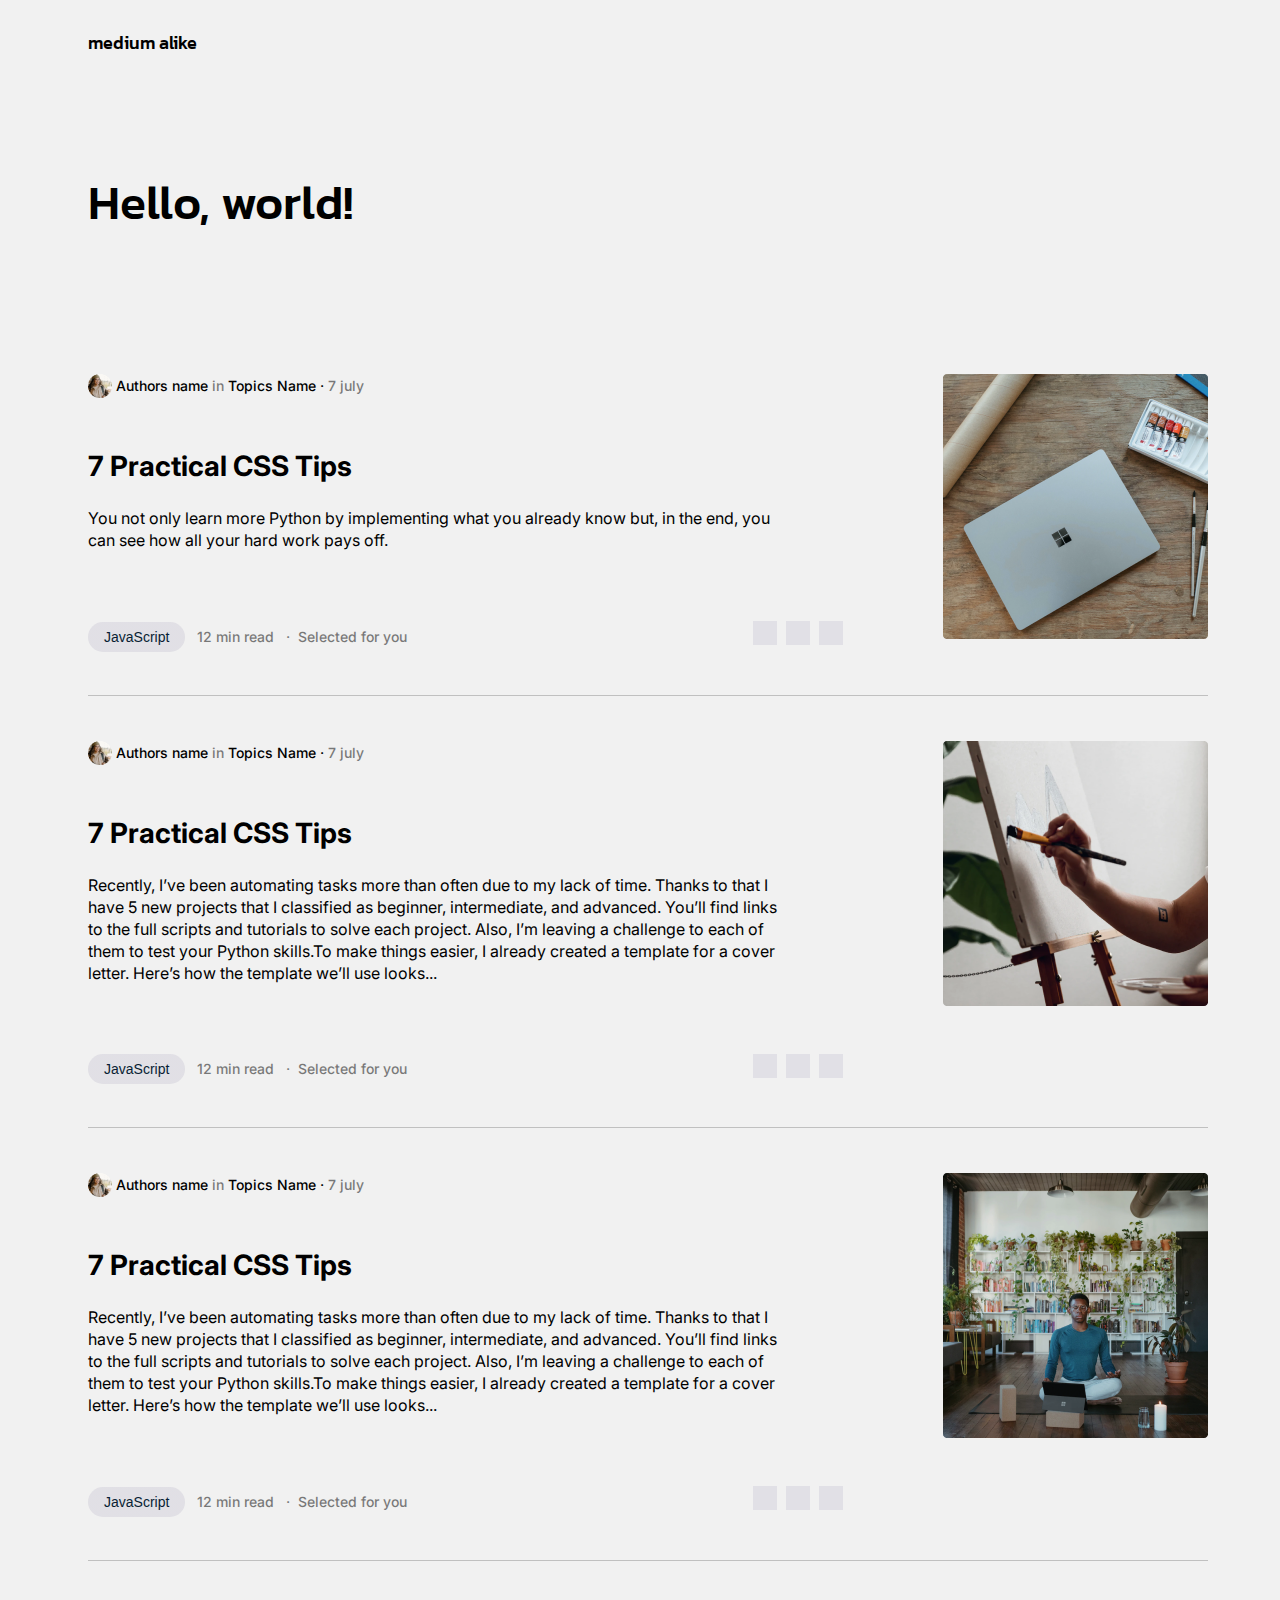
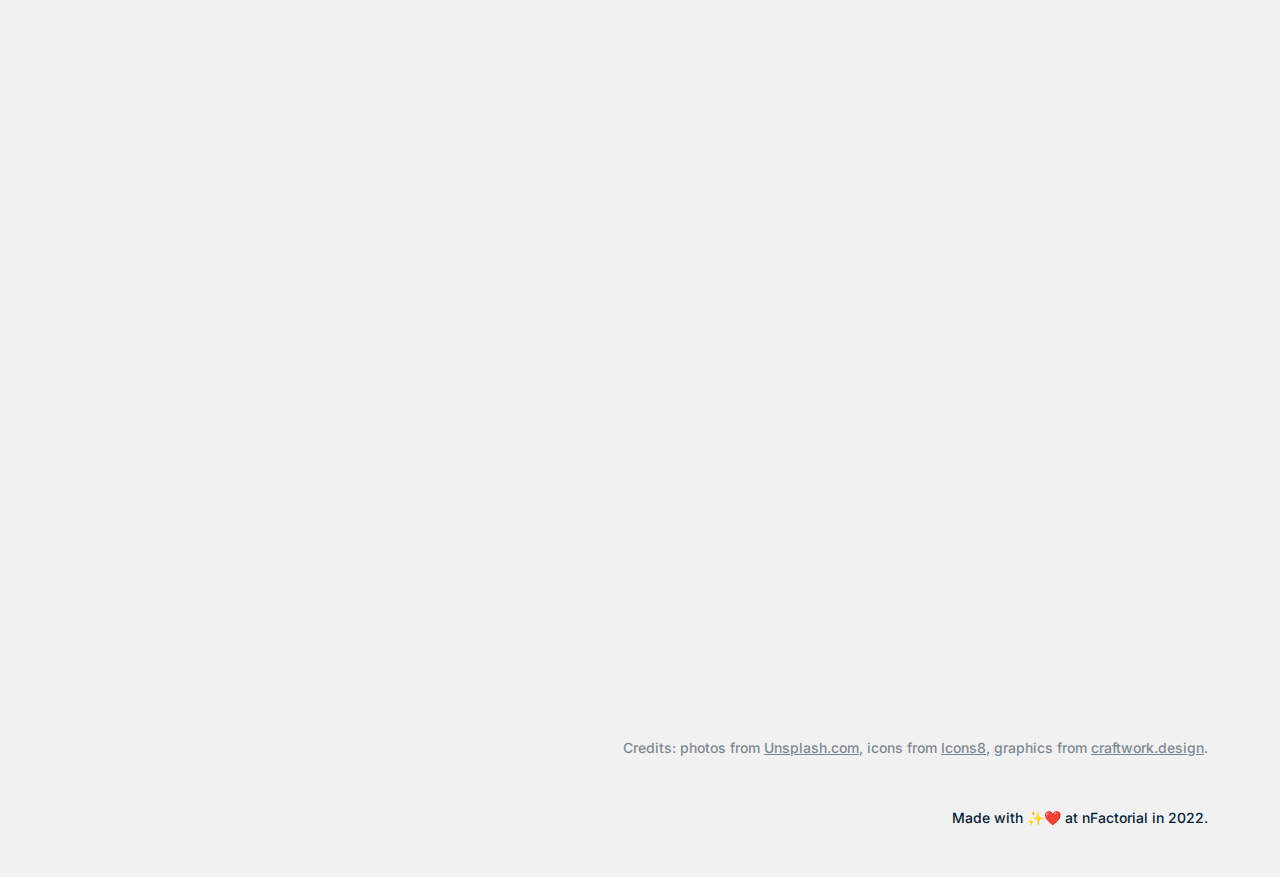
<file: index.html>
<!DOCTYPE html>
<html lang="en">
<head>
    <meta charset="UTF-8">
    <meta http-equiv="X-UA-Compatible" content="IE=edge">
    <meta name="viewport" content="width=device-width, initial-scale=1.0">
    <link rel="stylesheet" href="style.css">
    <link href="https://fonts.googleapis.com/css2?family=Inter:wght@500;600;700&display=swap" rel="stylesheet">
    <link href="https://fonts.googleapis.com/css2?family=Kanit:ital,wght@0,500;0,600;0,700;1,500;1,700&display=swap" rel="stylesheet">
    <title> Media as Medium </title>
</head>
<body>
    <div class="container">

        <div class="header">

            <div class="header__logo">Medium Alike</div>
            <h1 class="header__title">Hello, world!</h1>

        </div>
        <!-- Header -->

    <div id="container__news">

        <div class="news__list">

            <div class="news">
                <div class="news__top">
                    <div class="author__info">
                        <img src="img/author.png" alt="#">
                        <p class="author__text">Authors name <span>in</span>  <span>Topics Name </span>   · <span> 7 july</span> </p>
                    </div>
                    <div class="author__title"> 7 Practical CSS Tips </div>
                    <p class="author__content">You not only learn more Python by implementing what you already know but, in the end, you can see how all your hard work pays off.</p>
                </div>
                <div class="news__bottom">
                    <div class="author__bottom-left">
                        <button class="author__bth" >JavaScript</button>
                        <p class="author__txt"> 12 min read <span>·</span>Selected for you</p>
                    </div>
                    <div class="author__bottom-right">
                        <div class="author__icon">
                            <img src="img/Icon.png" alt="#">
                            <img src="img/Icon.png" alt="#">
                            <img src="img/Icon.png" alt="#">
                        </div>
                    </div>
                   
                </div>
            </div>
            <div class="image">
                <img src="img/Img.png" alt="#">
            </div>

        </div>


        <div class="news__list">

            <div class="news">
                <div class="news__top">
                    <div class="author__info">
                        <img src="img/author.png" alt="#">
                        <p class="author__text">Authors name <span>in</span> <span>Topics Name </span> · <span> 7 july</span> </p>
                    </div>
                    <div class="author__title">7 Practical CSS Tips</div>
                    <p class="author__content">Recently, I’ve been automating tasks more than often due to my lack of time. Thanks to that I have 5 new projects that I classified as beginner, intermediate, and advanced.
                        You’ll find links to the full scripts and tutorials to solve each project. Also, I’m leaving a challenge to each of them to test your Python skills.To make things easier, I already created a template for a cover letter. Here’s how the template we’ll use looks...</p>
                </div>
                <div class="news__bottom">
                    <div class="author__bottom-left">
                        <button class="author__bth">JavaScript</button>
                        <p class="author__txt"> 12 min read <span>·</span>Selected for you</p>
                    </div>
                    <div class="author__bottom-right">
                        <div class="author__icon">
                            <img src="img/Icon.png" alt="#">
                            <img src="img/Icon.png" alt="#">
                            <img src="img/Icon.png" alt="#">
                        </div>
                    </div>
                   
                </div>
            </div>
            <div class="image">
                <img src="img/Img(2).png" alt="#">
            </div>

        </div>


        <div class="news__list">

            <div class="news">
                <div class="news__top">
                    <div class="author__info">
                        <img src="img/author.png" alt="#">
                        <p class="author__text">Authors name <span>in</span> <span>Topics Name </span> · <span> 7 july</span> </p>
                    </div>
                    <div class="author__title">7 Practical CSS Tips</div>
                    <p class="author__content">Recently, I’ve been automating tasks more than often due to my lack of time. Thanks to that I have 5 new projects that I classified as beginner, intermediate, and advanced.
                        You’ll find links to the full scripts and tutorials to solve each project. Also, I’m leaving a challenge to each of them to test your Python skills.To make things easier, I already created a template for a cover letter. Here’s how the template we’ll use looks...</p>
                </div>
                <div class="news__bottom">
                    <div class="author__bottom-left">
                        <button class="author__bth">JavaScript</button>
                        <p class="author__txt"> 12 min read <span>·</span>Selected for you</p>
                    </div>
                    <div class="author__bottom-right">
                        <div class="author__icon">
                            <img src="img/Icon.png" alt="#">
                            <img src="img/Icon.png" alt="#">
                            <img src="img/Icon.png" alt="#">
                        </div>
                    </div>
                   
                </div>
            </div>
            <div class="image">
                <img src="img/Img(3).png" alt="#">
            </div>

        </div>
        <!-- News__List -->

    </div>
        
        <div class="footer">
            <div class="footer__text">Credits: photos from  <a href="#"> Unsplash.com</a>, icons from  <a href="#"> Icons8</a> , graphics from  <a href="#"> craftwork.design</a>.</div>
            <div class="footer__nfactorial">Made with ✨❤️ at nFactorial in 2022.</div>
        </div>

    </div>
    <script src="main.js"></script>
</body>
</html>
</file>
<file: style.css>
body{
	font-family: 'inter', sans-serif;
    font-style: normal;
	line-height: 1.6;

    width: 100%;
	max-width: 1440px;
    color: #000000;
    background-color:#F1F1F1;
}

*,
*:before,
*:after {
    box-sizing: border-box;
}
h1,h2,h3,h4,h5,h6,p{
	margin: 0;
}

.container{
    width: 100%;
	max-width: 1120px;
    margin: 0 auto;
}

/* Header */
.header__logo{
    font-family: 'Kanit', sans-serif;
    font-weight: 500;
    font-size: 18px;
    line-height: 22px;

    padding-top: 24px;
    text-transform: lowercase;

    color: #000000;
}

.header__title{
    font-family: 'Kanit', sans-serif;
    font-weight: 500;
    font-size: 48px;

    padding: 88px 0 67px;
    line-height: 120px;
}

/* News List */

.news__list{
    display: flex;
    justify-content: space-between;

    border-bottom: 1px solid #00000033;
}

.news__list:nth-child(odd){
   margin: 45px 0;
}

.news{
    width: 100%;
    max-width: 755px;
}

.news__top{
    width: 100%;
    max-width: 693px;
    padding-bottom: 70px;
}
.author__info{
    display: flex;
    align-items: center;
    align-self: center;
}

.author__text{
    display: inline;
    padding-left: 4px;

    font-weight: 500;
    font-size: 14px;
    line-height: 18px;
}

.author__text span:nth-child(odd){
    opacity: 0.5;
}

.author__title{
    font-weight: 700;
    font-size: 28px;
    line-height: 34px;

    padding: 51px 0 24px;
    cursor: pointer;
}

.author__content{
    font-weight: 400;
    font-size: 16px;
    line-height: 22px;
}



.author__bth{
    padding: 6px 16px;
    gap: 8px;

    font-weight: 500;
    font-size: 14px;
    line-height: 18px;
    cursor: pointer;

    color: #081E34;
    background: linear-gradient(0deg, #081e341f, #081e341f), #FFFBFE;
    border-radius: 100px;
    border: none;
}

.author__bth:hover{
    background: rgba(8, 30, 52, 0.08);
    border-radius: 100px;
}

.author__bth:active{
    background: rgba(8, 30, 52, 0.122);
}

.author__txt{
    display: inline;
    padding-left: 8px;

    font-style: normal;
    font-weight: 500;
    font-size: 14px;
    line-height: 18px;

    opacity: 0.5;
}
.author__txt span{ 
    padding: 0 8px;
    opacity: 1;
}

.author__icon{
    cursor: pointer;
}
.author__icon img:nth-child(even){
    padding: 0 5px;
}
.news__bottom{
    display: flex;
    justify-content: space-between;
    align-items: center;

    padding-bottom: 42px;
}


.footer__text{
    display: flex;
    justify-content: flex-end;
    margin: 778px 0 52px;
    font-weight: 500;
    font-size: 14px;
    line-height: 18px;

    color: #081E34;
    opacity: 0.5;
}

.footer__text a{
    color: #081E34;
    padding-left: 4px;
}

.footer__nfactorial{
    display: flex;
    justify-content: flex-end;
    font-weight: 500;
    font-size: 14px;
    line-height: 18px;

    padding-bottom: 42px;
    color: #081E34;
}


.news-image{
    width: 265px;
    height: 265px;
    border-radius: 4px;
}
</file>
